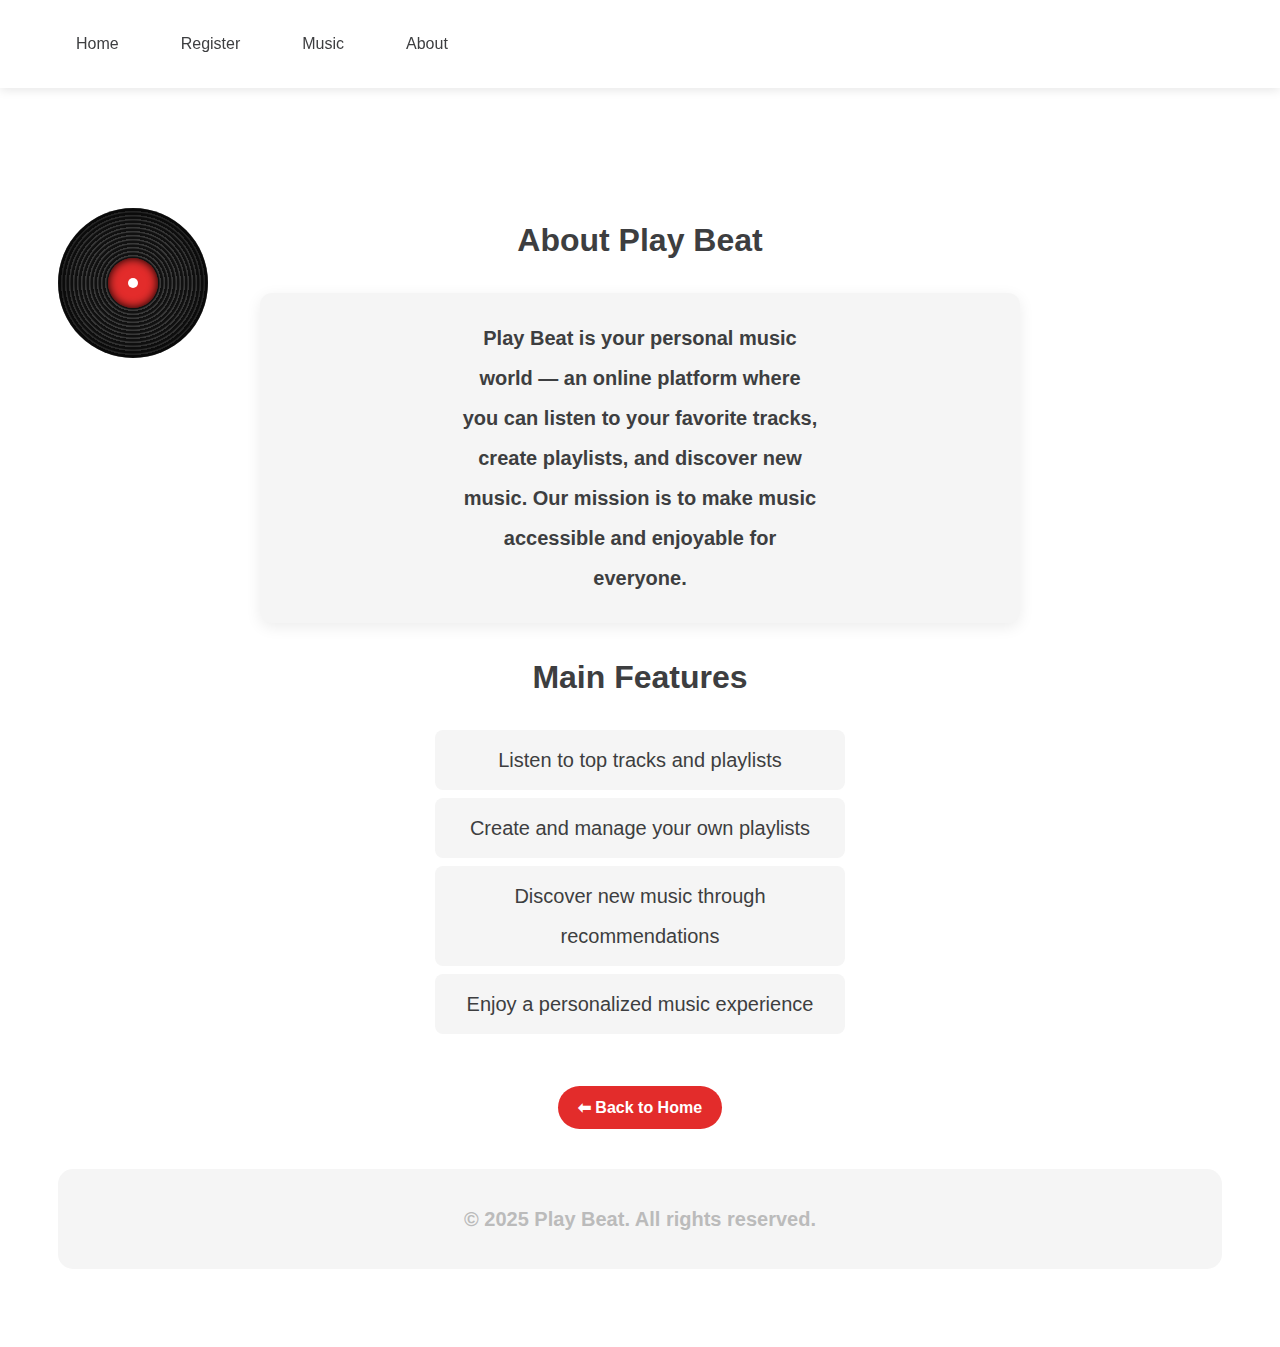
<file: about.html>
<!DOCTYPE html>
<html lang="en">
<head>
  <meta charset="UTF-8">
  <meta name="viewport" content="width=device-width, initial-scale=1.0">
  <title>About - Play Beat</title>
  <link rel="stylesheet" href="config.css">
  <link rel="stylesheet" href="styles.css">
</head>
<body>
  <header class="nav-header">
    <nav class="nav-links">
      <a href="index.html">Home</a>
      <a href="register.html">Register</a>
      <a href="#music">Music</a>
      <a href="#about">About</a>
    </nav>
  </header>

 
  <div class="vinyl" style="margin-top:150px; position: absolute;">
    <div class="label"></div>
    <div class="spindle"></div>
  </div>
  
  <main class="container">
    <h1>About Play Beat</h1>
    <section class="card">
      <p>
        Play Beat is your personal music world — an online platform where you can 
        listen to your favorite tracks, create playlists, and discover new music. 
        Our mission is to make music accessible and enjoyable for everyone.
      </p>
    </section>
  
    <h1>Main Features</h1>
    <ul style="list-style: none; padding: 0; font-size: 20px;">
      <li>Listen to top tracks and playlists</li>
      <li>Create and manage your own playlists</li>
      <li>Discover new music through recommendations</li>
      <li>Enjoy a personalized music experience</li>
    </ul>
    <br>
    <button onclick="window.location.href='index.html'">⬅ Back to Home</button>
  </main>

  <footer class="footer">
    <p>&copy; 2025 Play Beat. All rights reserved.</p>
  </footer>

  <script src="toggleTheme.js"></script>
</body>
</html>
</file>
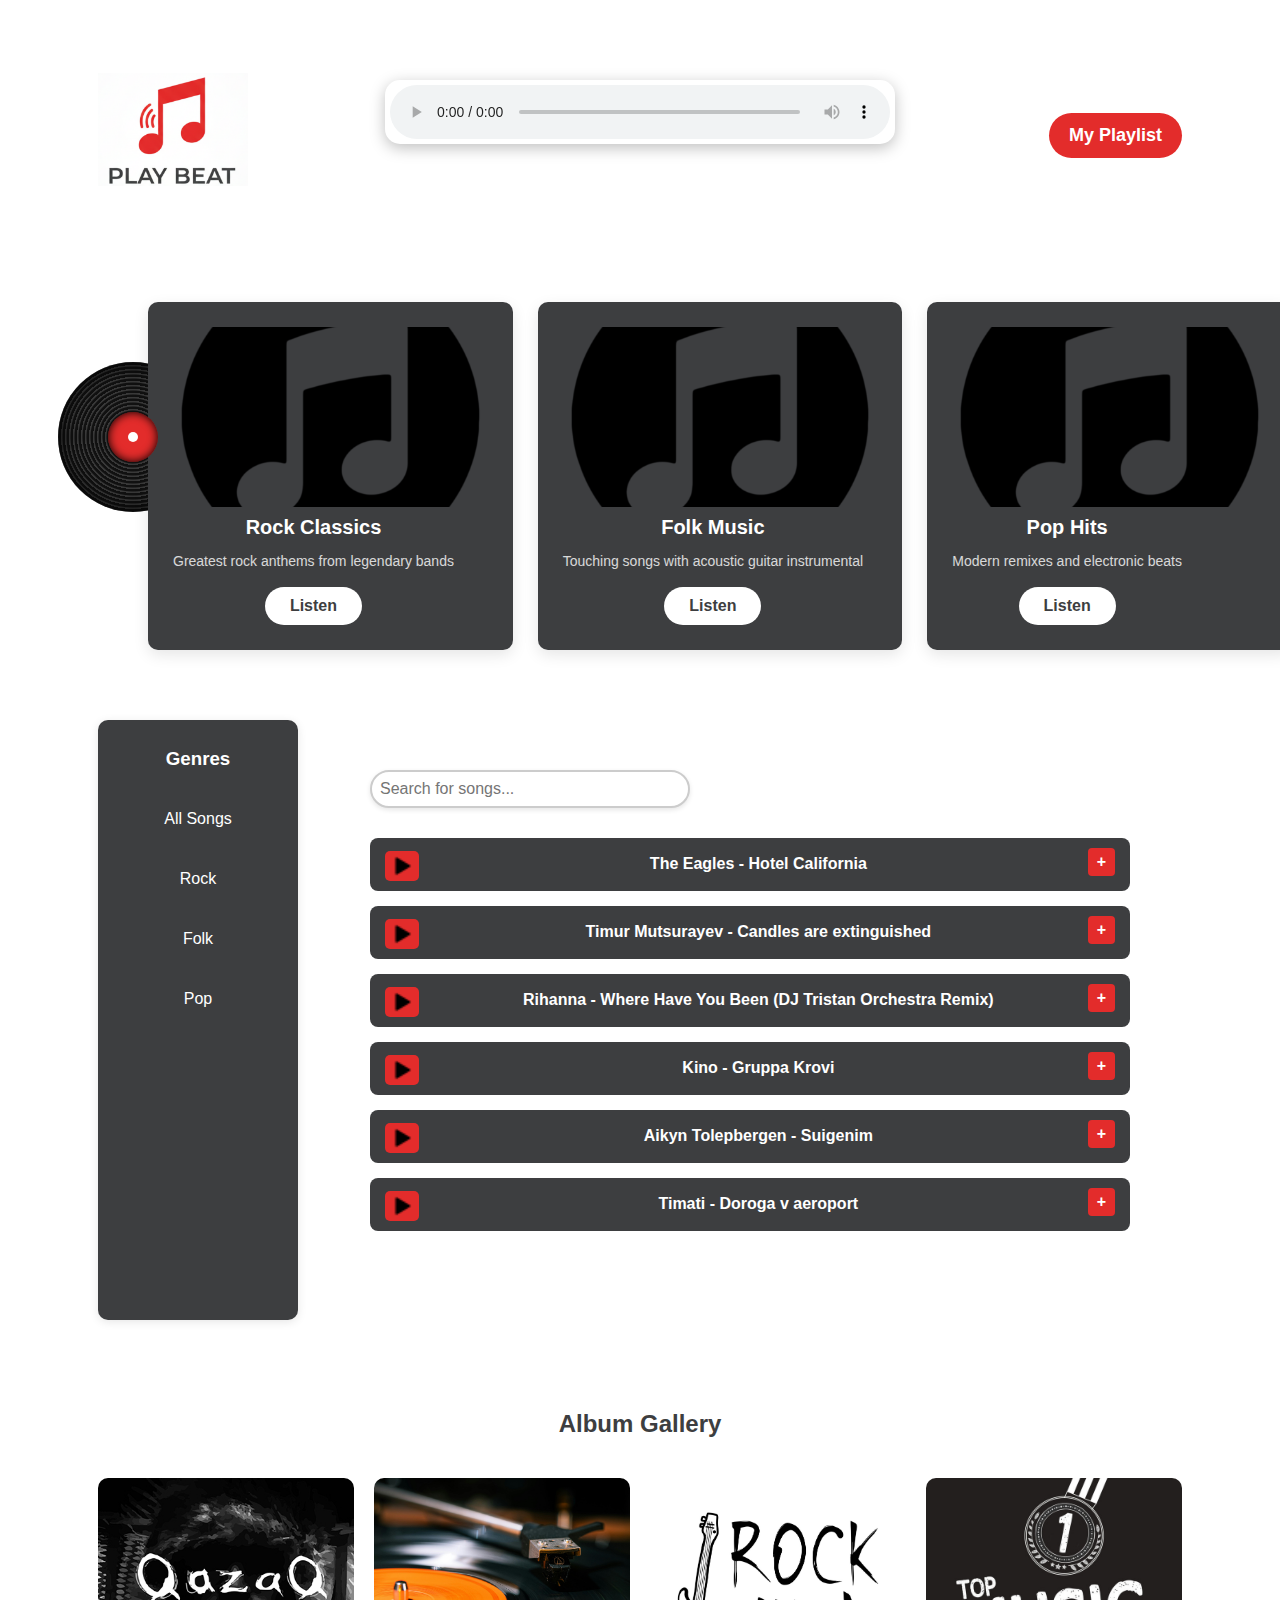
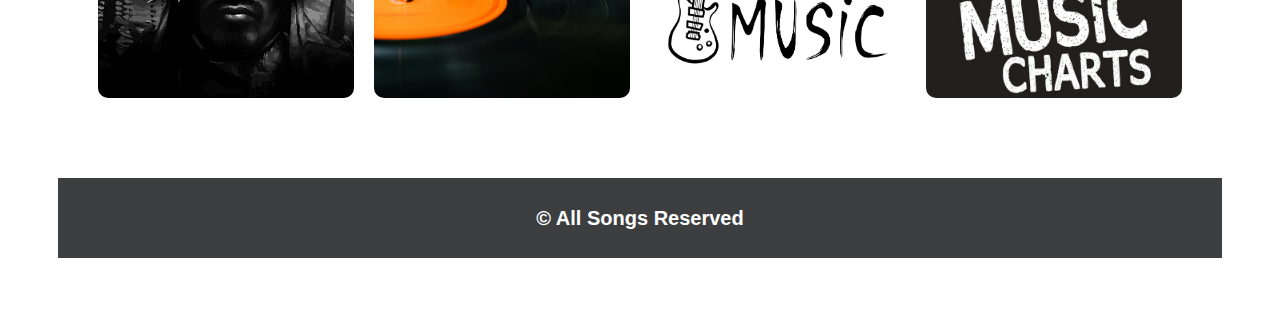
<file: listen.html>
<!DOCTYPE html> 
<html lang="en"> 
<head> 
  <meta charset="UTF-8"> 
  <title>Listen to Songs</title> 
  <link rel="stylesheet" href="styles.css"> 
  <link rel="stylesheet" href="songInfo.css"> 
</head> 
<body> 
  <header style="display: flex; justify-content: space-between; align-items: center; padding: 15px 40px;"> 
    <a href="index.html"> 
      <img class="logo" src="Logos/logoBmini.png" alt="logo" width="150"> 
    </a> 
    <nav style="display: flex; gap: 20px; align-items: center;"> 
      <button><a href="playlist.html" style="color: var(--bg-color); text-decoration: none; font-size: 18px;">My Playlist</a></button> 
      <button id="user-area"></button>
    </nav>
  </header>
  <script src="register.js"></script> 
  <script src="toggleTheme.js"></script> 

  <div class="vinyl" style="margin-top:150px;"> 
    <div class="label"></div> 
    <div class="spindle"></div> 
  </div> 

  <div style="display: flex; gap: 25px; padding:10px;justify-content: center; align-items: stretch; max-width: 1200px; margin: -220px auto 40px; left: 80px; position: relative; flex-wrap: wrap;"> 
    <div class="feature-card"> 
      <img src="Logos/music-logo-black.png" alt="Rock"> 
      <div style="padding: relative;"> 
        <h3 style="color: var(--bg-color); margin: 0 0 4px;">Rock Classics</h3> 
        <p style="color: var(--bg-color); opacity: 0.8; margin-bottom: 15px;">Greatest rock anthems from legendary bands</p> 
        <button style="padding: 10px 25px; background: var(--bg-color); color: var(--text-color); border: none; border-radius: 20px; cursor: pointer;">Listen</button> 
      </div> 
    </div> 
    <div class="feature-card"> 
      <img src="Logos/music-logo-black.png" alt="Folk"> 
      <div style="padding: relative;"> 
        <h3 style="color: var(--bg-color); margin: 0 0 4px;">Folk Music</h3> 
        <p style="color: var(--bg-color); opacity: 0.8; margin-bottom: 15px;">Touching songs with acoustic guitar instrumental</p> 
        <button style="padding: 10px 25px; background: var(--bg-color); color: var(--text-color); border: none; border-radius: 20px; cursor: pointer;">Listen</button> 
      </div> 
    </div> 
    <div class="feature-card"> 
      <img src="Logos/music-logo-black.png" alt="Pop"> 
      <div style="padding: relative;"> 
        <h3 style="color: var(--bg-color); margin: 0 0 4px;">Pop Hits</h3> 
        <p style="color: var(--bg-color); opacity: 0.8; margin-bottom: 15px;">Modern remixes and electronic beats</p> 
        <button style="padding: 10px 25px; background: var(--bg-color); color: var(--text-color); border: none; border-radius: 20px; cursor: pointer;">Listen</button> 
      </div> 
    </div> 
  </div> 

  <div style="display: grid; grid-template-columns: 200px 1fr; grid-template-areas: 'sidebar main'; gap: 20px; padding: 20px 40px; min-height: 600px;"> 
    <aside style="grid-area: sidebar; background: var(--text-color); padding: 20px; border-radius: 10px; box-shadow: 0 2px 10px rgba(0,0,0,0.1);"> 
      <h3 style="color: var(--bg-color); margin: 0 0 15px;">Genres</h3> 
      <div style="color: var(--bg-color); padding: 10px; margin-bottom: 8px; border-radius: 5px; cursor: pointer; transition: all 0.2s;" 
           onmouseover="this.style.background='var(--accent-color)'; this.style.color='var(--text-color)'" 
           onmouseout="this.style.background=''; this.style.color='var(--bg-color)'">All Songs</div> 
      <div style="color: var(--bg-color); padding: 10px; margin-bottom: 8px; border-radius: 5px; cursor: pointer; transition: all 0.2s;" 
           onmouseover="this.style.background='var(--accent-color)'; this.style.color='var(--text-color)'" 
           onmouseout="this.style.background=''; this.style.color='var(--bg-color)'">Rock</div> 
      <div style="color: var(--bg-color); padding: 10px; margin-bottom: 8px; border-radius: 5px; cursor: pointer; transition: all 0.2s;" 
           onmouseover="this.style.background='var(--accent-color)'; this.style.color='var(--text-color)'" 
           onmouseout="this.style.background=''; this.style.color='var(--bg-color)'">Folk</div> 
      <div style="color: var(--bg-color); padding: 10px; margin-bottom: 8px; border-radius: 5px; cursor: pointer; transition: all 0.2s;" 
           onmouseover="this.style.background='var(--accent-color)'; this.style.color='var(--text-color)'" 
           onmouseout="this.style.background=''; this.style.color='var(--bg-color)'">Pop</div> 
    </aside>  

    <main style="grid-area: main; margin-top: -100px"> 
      <div class="container" style="display: flex; flex-direction: column; align-items: flex-start; gap: 15px;"> 
        <input id="search" placeholder="Search for songs..." style="width: 300px; padding: 8px;"> 
        <div id="songList" style="width: 100%;"></div> 
      </div> 
      <audio id="player" controls style="width: 70%; margin-top: 20px;"></audio> 
    </main>

  </div> 

  <div style="padding: 40px;"> 
    <h2 style="color: var(--text-color); text-align: center; margin-bottom: 30px;">Album Gallery</h2> 
    <div style="display: grid; grid-template-columns: repeat(auto-fit, minmax(250px, 1fr)); gap: 20px;"> 
      <div class="gallery-item"> 
        <img src="Logos\qazaq.jpg" alt="Album-1"> 
        <div class="caption">Kazakh Hits</div> 
      </div> 
      <div class="gallery-item"> 
        <img src="Logos/hits-music.jpg" alt="Album-2"> 
        <div class="caption">Music Hits</div> 
      </div> 
      <div class="gallery-item"> 
        <img src="Logos\rock-music.jpg" alt="Album-3"> 
        <div class="caption">Rock Songs</div> 
      </div> 
      <div class="gallery-item"> 
        <img src="Logos\charts-music.jpg" alt="Album-4"> 
        <div class="caption">Top Charts</div> 
      </div> 
    </div> 
  </div> 

  <footer style="background: var(--text-color); color: var(--bg-color); text-align: center; padding: 20px; margin-top: 40px;"> 
    <p>&copy; All Songs Reserved</p> 
  </footer> 

  <div id="songInfoModal" class="song-info-modal"> 
    <div class="song-info-content"> 
      <div class="song-info-header"> 
        <h3 id="modalSongTitle"></h3> 
        <button class="close-btn" onclick="closeSongModal()">×</button> 
      </div> 
      <div class="song-info-body"> 
        <div class="info-item"> <strong>Artist:</strong> <span id="modalArtist"></span> </div> 
        <div class="info-item"> <strong>Year:</strong> <span id="modalYear"></span> </div> 
        <div class="info-item"> <strong>Genre:</strong> <span id="modalGenre"></span> </div> 
        <div class="song-description"> 
          <h4>About this track</h4> 
          <p id="modalInfo"></p> 
        </div> 
      </div> 
      <div class="song-info-actions"> 
        <button class="modal-btn play-modal-btn" id="modalPlayBtn">Play Now</button> 
        <button class="modal-btn add-modal-btn" id="modalAddBtn">Add to Playlist</button> 
      </div> 
    </div> 
  </div> 

  <script src="songlist.js"></script> 

  <style> 
    .feature-card { 
      flex: 1 1 300px; 
      background: var(--text-color); 
      border-radius: 10px; 
      overflow: hidden; 
      box-shadow: 0 5px 15px rgba(0,0,0,0.1); 
      transition: transform 0.3s ease; 
      display: flex; 
      flex-direction: column; 
    } 
    .feature-card:hover { 
      transform: translateY(-8px); 
      box-shadow: 0 10px 25px rgba(0,0,0,0.2); 
    } 
    .feature-card img { 
      width: 100%; 
      height: 180px; 
      object-fit: cover; 
    } 
    .gallery-item { 
      position: relative; 
      overflow: hidden; 
      border-radius: 10px; 
      cursor: pointer; 
      transition: transform 0.3s ease; 
    } 
    .gallery-item:hover { 
      transform: scale(1.05); 
    } 
    .gallery-item img { 
      width: 100%; 
      height: 220px; 
      object-fit: cover; 
      display: block; 
    } 
    .caption { 
      position: absolute; 
      bottom: 0; 
      left: 0; 
      right: 0; 
      background: var(--text-color); 
      color: var(--bg-color); 
      padding: 15px; 
      transform: translateY(100%); 
      transition: transform 0.3s ease; 
    } 
    .gallery-item:hover .caption { 
      transform: translateY(0); 
    } 
  </style> 
</body> 
</html>
</file>
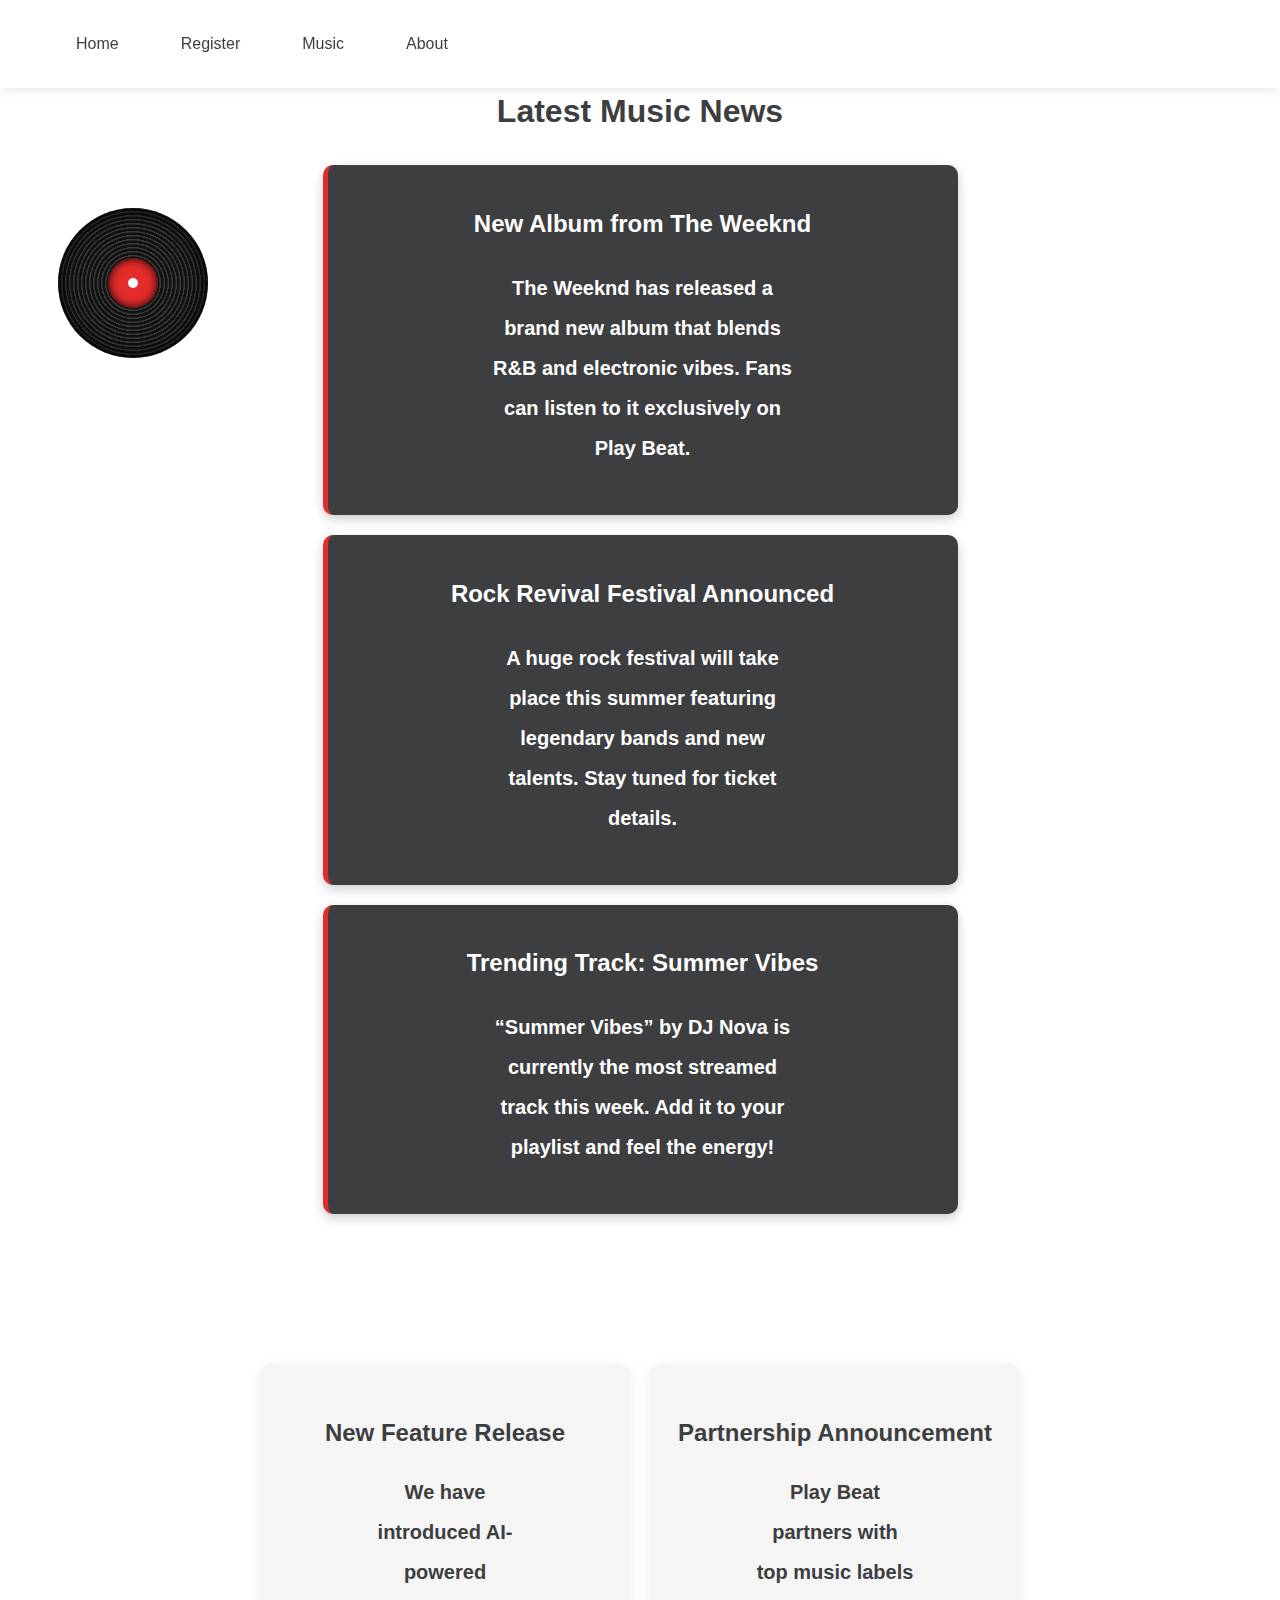
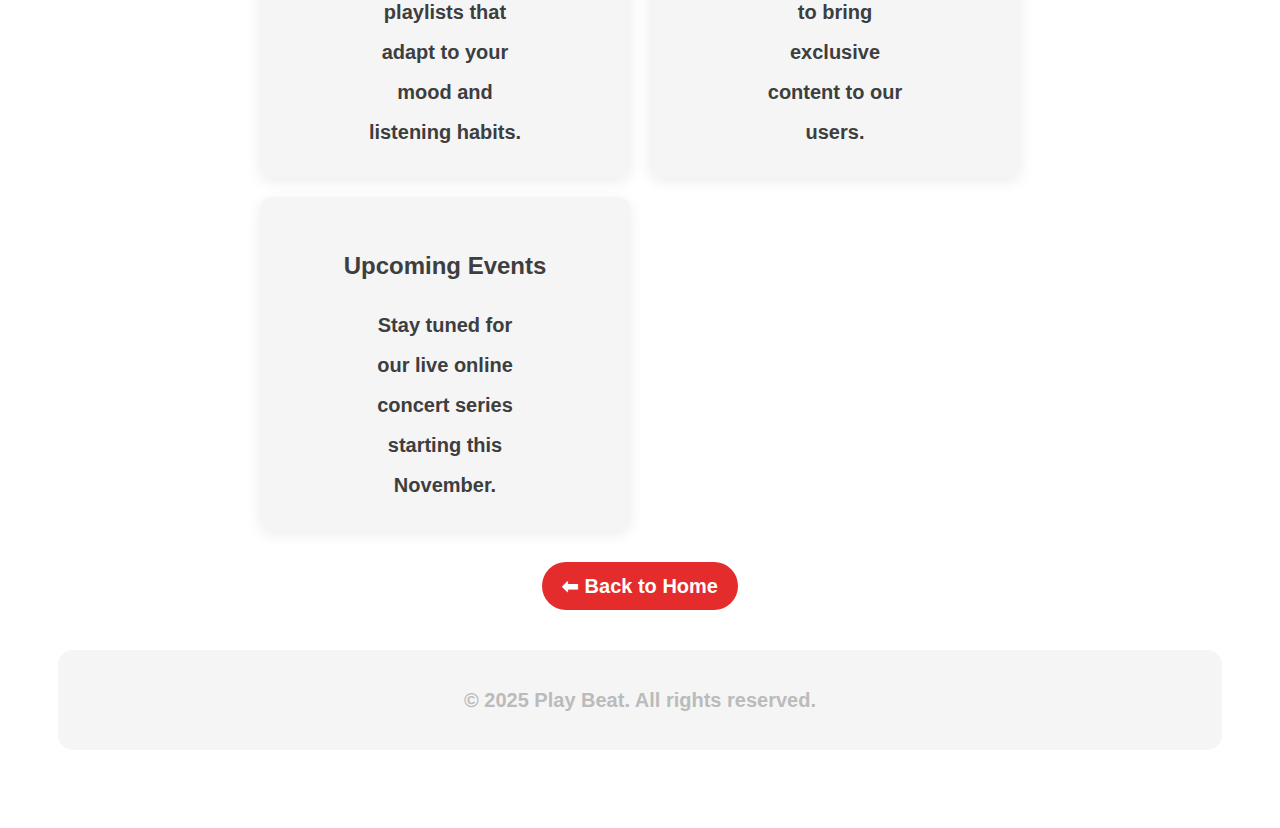
<file: news.html>
<!DOCTYPE html>
<html lang="en">
<head>
  <meta charset="UTF-8">
  <title>Music News - Play Beat</title>
  <link rel="stylesheet" href="config.css">
  <link rel="stylesheet" href="styles.css">
</head>
<body>
  <header class="nav-header">
    <nav class="nav-links">
      <a href="index.html">Home</a>
      <a href="register.html">Register</a>
      <a href="#music">Music</a>
      <a href="#about">About</a>
    </nav>
  </header>

  
  <div class="vinyl" style="margin-top:150px; position: absolute;">
        <div class="label"></div>
        <div class="spindle"></div>
  </div>
  <h1>Latest Music News</h1>

  <div class="news-item" style="margin:20px auto; max-width:600px; padding:15px; background:var(--text-color); color:var(--bg-color); border-radius:10px;">
    <h2>New Album from The Weeknd</h2>
    <p>The Weeknd has released a brand new album that blends R&B and electronic vibes. Fans can listen to it exclusively on Play Beat.</p><br>
  </div>

  <div class="news-item" style="margin:20px auto; max-width:600px; padding:15px; background:var(--text-color); color:var(--bg-color); border-radius:10px;">
    <h2>Rock Revival Festival Announced</h2>
    <p>A huge rock festival will take place this summer featuring legendary bands and new talents. Stay tuned for ticket details.</p><br>
  </div>

  <div class="news-item" style="margin:20px auto; max-width:600px; padding:15px; background:var(--text-color); color:var(--bg-color); border-radius:10px;">
    <h2>Trending Track: Summer Vibes</h2>
    <p>“Summer Vibes” by DJ Nova is currently the most streamed track this week. Add it to your playlist and feel the energy!</p><br>
  </div>
  <main class="container grid">
  <article class="card">
    <h2>New Feature Release</h2>
    <p>We have introduced AI-powered playlists that adapt to your mood and listening habits.</p>
  </article>

  <article class="card">
    <h2>Partnership Announcement</h2>
    <p>Play Beat partners with top music labels to bring exclusive content to our users.</p>
  </article>

  <article class="card">
    <h2>Upcoming Events</h2>
    <p>Stay tuned for our live online concert series starting this November.</p>
  </article>
</main>


  <br>
  <button style="font-size: 20px;" onclick="window.location.href='index.html'">⬅ Back to Home</button>
  <script src="toggleTheme.js"></script>
</body>
<footer class="footer">
  <p>&copy; 2025 Play Beat. All rights reserved.</p>
</footer>

</html>
</file>
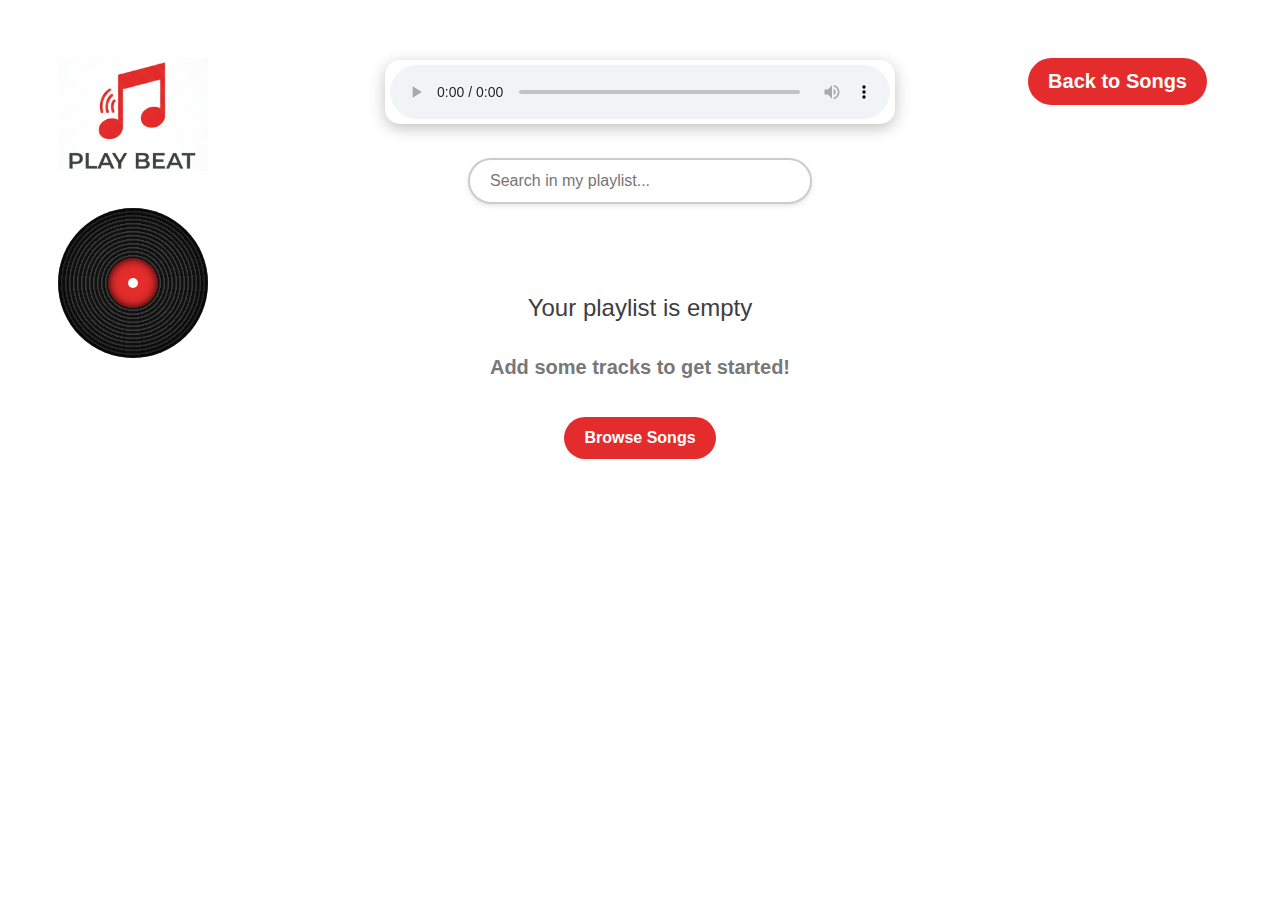
<file: playlist.html>
<!DOCTYPE html>
<html lang="en">
<head>
    <meta charset="UTF-8">
    <title>My Playlist</title>
    <link rel="stylesheet" href="styles.css">
    <link rel="stylesheet" href="songInfo.css">
</head>
<body>
  <!-- Original header kept -->
  <button style="float:right" id="user-area"></button>
  <a href="listen.html"><button style="font-size: 20px; float:right; margin-right: 15px;">Back to Songs</button></a>
  <a href="index.html" style="float: left"><button style="all: unset;"><img id="miniLogo" class="logo" src="Logos/logoWmini.png" alt="logo" width="150" height="auto"></button></a>
  
  <script src="register.js"></script>
  <script src="toggleTheme.js"></script>
  
  <div class="vinyl" style="margin-top:150px;">
    <div class="label"></div>
    <div class="spindle"></div>
  </div>
  
  <div class="container" style="margin-top: -200px;">
    <input id="search" placeholder="Search in my playlist...">
    <div id="playlistList"></div>
    <div id="emptyState" style="display: none;">
      <div style="text-align: center; margin: 80px 0;">
        <h3 style="color: var(--text-color); font-size: 24px; margin-bottom: 15px;">Your playlist is empty</h3>
        <p style="color: var(--text-color); opacity: 0.7; margin-bottom: 30px;">Add some tracks to get started!</p>
        <a href="listen.html"><button>Browse Songs</button></a>
      </div>
    </div>
    <button id="clearAll" style="margin-top: 30px; background-color: #ff4444; display: none;">Clear All</button>
  </div>
  
  <audio id="player" controls style="width: 70%;"></audio>
  
  <!-- Modal added (only new thing) -->
  <div id="songInfoModal" class="song-info-modal">
    <div class="song-info-content">
      <div class="song-info-header">
        <h3 id="modalSongTitle"></h3>
        <button class="close-btn" onclick="closeSongModal()">×</button>
      </div>
      <div class="song-info-body">
        <div class="info-item">
          <strong>Artist:</strong>
          <span id="modalArtist"></span>
        </div>
        <div class="info-item">
          <strong>Year:</strong>
          <span id="modalYear"></span>
        </div>
        <div class="info-item">
          <strong>Genre:</strong>
          <span id="modalGenre"></span>
        </div>
        <div class="song-description">
          <h4>About this track</h4>
          <p id="modalInfo"></p>
        </div>
      </div>
      <div class="song-info-actions">
        <button class="modal-btn play-modal-btn" id="modalPlayBtn">Play Now</button>
        <button class="modal-btn remove-modal-btn" id="modalRemoveBtn">Remove</button>
      </div>
    </div>
  </div>
  
  <script>
    let playlist = JSON.parse(localStorage.getItem('playlist')) || [];
    const playlistList = document.getElementById("playlistList");
    const searchInput = document.getElementById("search");
    const player = document.getElementById("player");
    const clearButton = document.getElementById("clearAll");
    const emptyState = document.getElementById("emptyState");
    const modal = document.getElementById("songInfoModal");
    let currentSongIndex = null;

    function displayPlaylist(filter = "") {
      playlistList.innerHTML = "";
      
      if (playlist.length === 0) {
        emptyState.style.display = "block";
        clearButton.style.display = "none";
        return;
      }

      emptyState.style.display = "none";
      clearButton.style.display = "inline-block";

      const filteredPlaylist = playlist.filter(song => 
        song.title.toLowerCase().includes(filter.toLowerCase())
      );

      if (filteredPlaylist.length === 0 && filter) {
        playlistList.innerHTML = `
          <div style="text-align: center; margin: 50px 0; color: var(--text-color);">
            <p>No songs found matching "${filter}"</p>
          </div>
        `;
        return;
      }

      filteredPlaylist.forEach((song, index) => {
        const originalIndex = playlist.indexOf(song);
        const div = document.createElement("div");
        div.className = "song";
        div.innerHTML = `
          <div class="song-left">
            <img src="play.png" onclick="playSong(${originalIndex})" />
            <span class="song-title" onclick="openSongInfo(${originalIndex})">${song.title}</span>
          </div>
          <button class="remove-btn" onclick="removeFromPlaylist(${originalIndex})" title="Remove from playlist">×</button>
        `;
        playlistList.appendChild(div);
      });
    }

    function playSong(index) {
      if (playlist[index]) {
        player.src = playlist[index].file;
        player.play().catch(e => console.log('Playback failed:', e));
      }
    }

    function removeFromPlaylist(index) {
      if (index >= 0 && index < playlist.length) {
        playlist.splice(index, 1);
        localStorage.setItem('playlist', JSON.stringify(playlist));
        displayPlaylist(searchInput.value);
        if (modal.classList.contains('show')) {
          closeSongModal();
        }
      }
    }

    function clearAllPlaylist() {
      if (confirm('Remove all songs from playlist?')) {
        playlist = [];
        localStorage.removeItem('playlist');
        displayPlaylist();
      }
    }

    // Modal functions (new)
    function openSongInfo(index) {
      currentSongIndex = index;
      const song = playlist[index];
      if (!song) return;
      
      document.getElementById('modalSongTitle').textContent = song.title;
      document.getElementById('modalArtist').textContent = song.artist;
      document.getElementById('modalYear').textContent = song.year;
      document.getElementById('modalGenre').textContent = song.genre;
      document.getElementById('modalInfo').textContent = song.info;
      
      modal.classList.add('show');
      document.body.style.overflow = 'hidden';
    }

    function closeSongModal() {
      modal.classList.remove('show');
      modal.classList.add('hide');
      document.body.style.overflow = 'auto';
      
      setTimeout(() => {
        modal.classList.remove('hide');
        currentSongIndex = null;
      }, 300);
    }

    document.getElementById('modalPlayBtn').addEventListener('click', () => {
      if (currentSongIndex !== null) {
        playSong(currentSongIndex);
        closeSongModal();
      }
    });

    document.getElementById('modalRemoveBtn').addEventListener('click', () => {
      if (currentSongIndex !== null) {
        removeFromPlaylist(currentSongIndex);
      }
    });

    modal.addEventListener('click', (e) => {
      if (e.target === modal) closeSongModal();
    });

    document.addEventListener('keydown', (e) => {
      if (e.key === 'Escape' && modal.classList.contains('show')) {
        closeSongModal();
      }
    });

    // Original event listeners
    searchInput.addEventListener("input", () => {
      displayPlaylist(searchInput.value);
    });

    clearButton.addEventListener("click", clearAllPlaylist);

    displayPlaylist();
  </script>

  <style>
    .remove-btn {
      padding: 8px 12px;
      border: none;
      background-color: #ff4444;
      color: white;
      border-radius: 4px;
      cursor: pointer;
      font-size: 18px;
      font-weight: bold;
      transition: all 0.2s ease;
      line-height: 1;
    }
    
    .remove-btn:hover {
      background-color: #cc3333;
      transform: scale(1.1);
    }

    #clearAll:hover {
      background-color: #cc3333;
    }

    .song {
      transition: transform 0.2s ease, box-shadow 0.2s ease;
    }

    .song:hover {
      transform: translateY(-2px);
      box-shadow: 0 4px 12px rgba(0,0,0,0.15);
    }

    #emptyState h3 {
      font-weight: normal;
    }

    .remove-modal-btn {
      background: #ff4444;
      color: white;
    }

    .remove-modal-btn:hover {
      background: #cc3333;
      transform: translateY(-2px);
      box-shadow: 0 5px 15px rgba(0, 0, 0, 0.2);
    }
  </style>
</body>
</html>
</file>
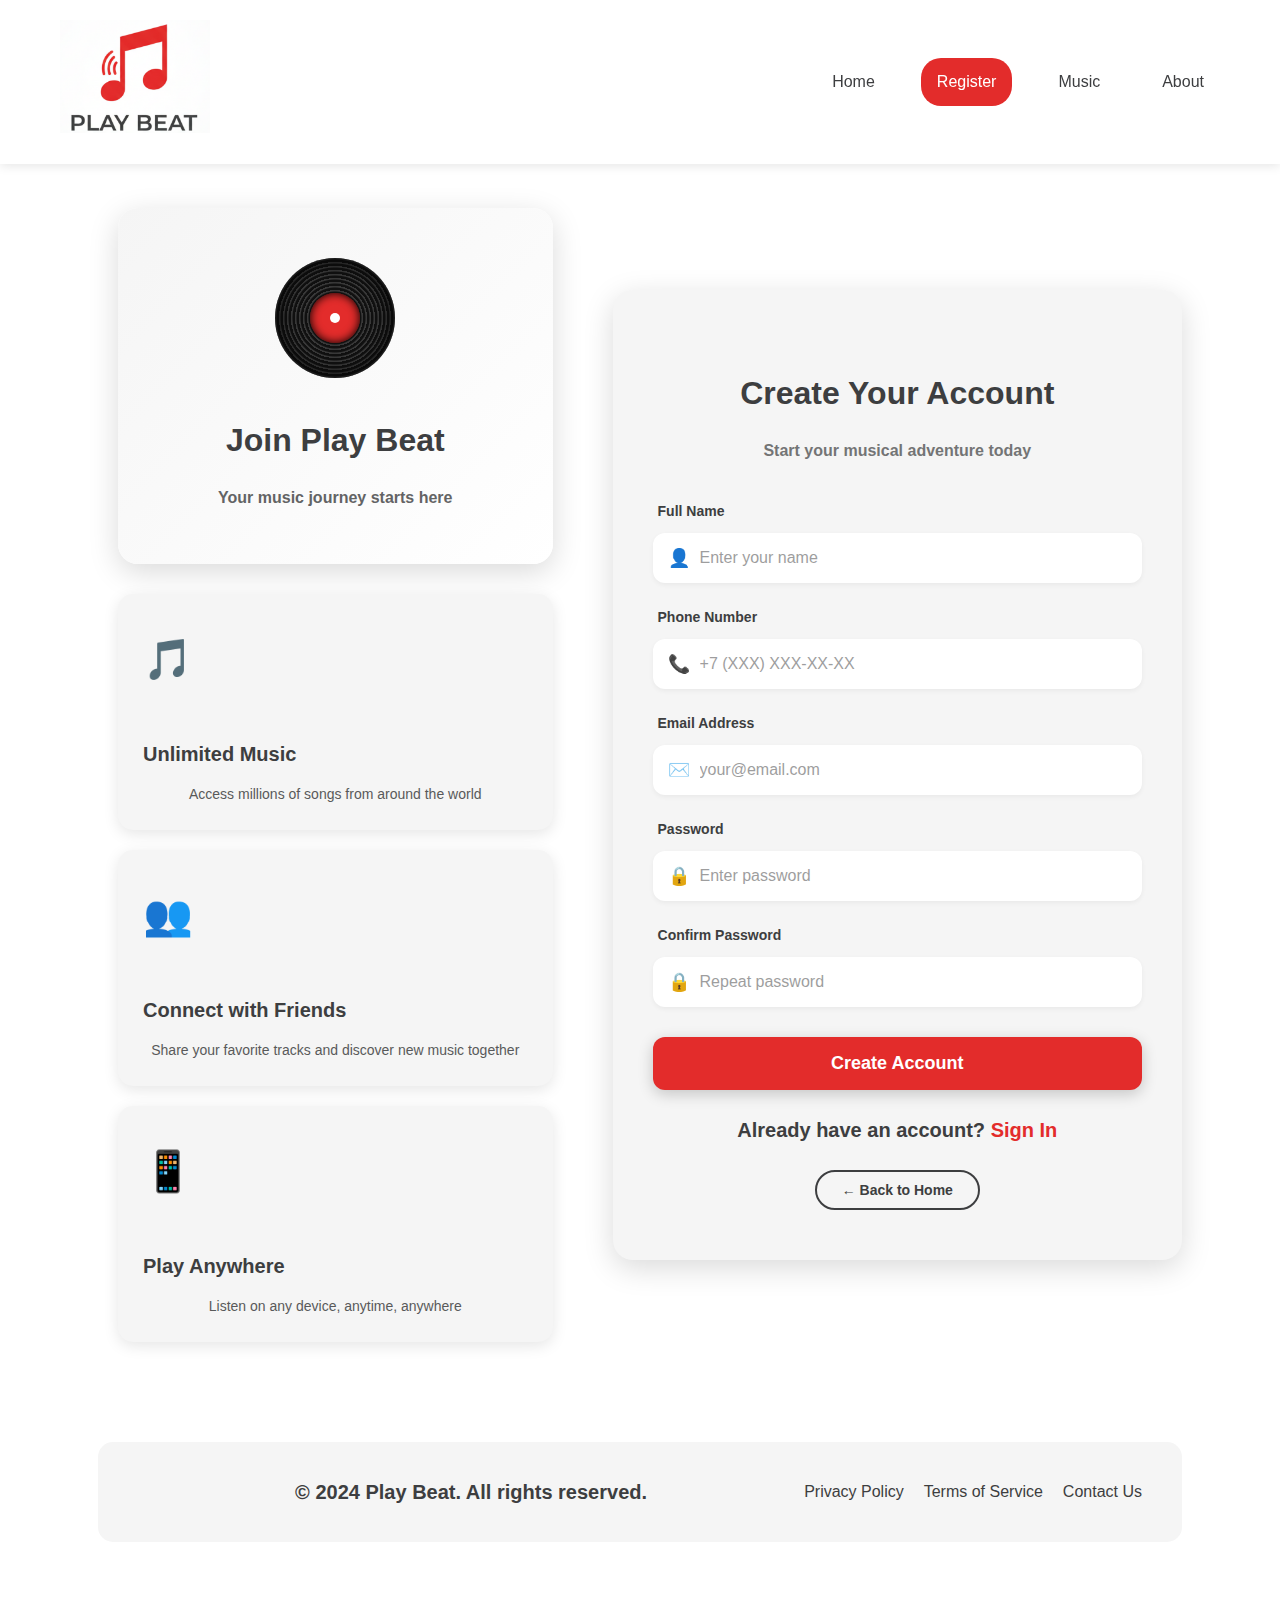
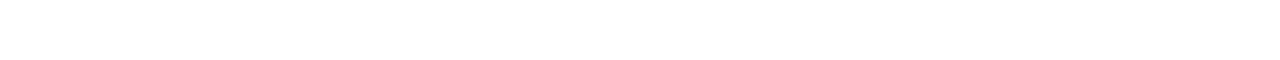
<file: register.html>
<!DOCTYPE html>
<html lang="en">
<head>
  <meta charset="UTF-8">
  <meta name="viewport" content="width=device-width, initial-scale=1.0">
  <title>Register - Play Beat</title>
  <link rel="stylesheet" href="styles.css">
</head>
<body>
 
  <header class="nav-header">
    <div class="logo-container">
      <a href="index.html">
        <img class="logo" src="Logos/logoWmini.png" alt="Play Beat Logo" width="150" height="auto">
      </a>
    </div>
    <nav class="nav-links">
      <a href="index.html">Home</a>
      <a href="register.html" class="active">Register</a>
      <a href="#music">Music</a>
      <a href="#about">About</a>
    </nav>
  </header>

  
  <div class="register-grid">
   
    <aside class="info-section">
      <div class="vinyl-hero">
        <div class="vinyl-decoration">
          <div class="label"></div>
          <div class="spindle"></div>
        </div>
        <h2>Join Play Beat</h2>
        <p>Your music journey starts here</p>
      </div>

      
      <div class="feature-cards">
        <div class="feature-card">
          <div class="feature-icon">🎵</div>
          <h3>Unlimited Music</h3>
          <p>Access millions of songs from around the world</p>
        </div>

        <div class="feature-card">
          <div class="feature-icon">👥</div>
          <h3>Connect with Friends</h3>
          <p>Share your favorite tracks and discover new music together</p>
        </div>

        <div class="feature-card">
          <div class="feature-icon">📱</div>
          <h3>Play Anywhere</h3>
          <p>Listen on any device, anytime, anywhere</p>
        </div>
      </div>
    </aside>

 
    <main class="form-section">
      <div class="form-container">
        <h1 class="form-title">Create Your Account</h1>
        <p class="form-subtitle">Start your musical adventure today</p>

        <form id="register-form" class="register-form">
          <div class="form-group">
            <label for="username">Full Name</label>
            <div class="input-wrapper">
              <span class="input-icon">👤</span>
              <input type="text" id="username" placeholder="Enter your name" required>
            </div>
          </div>

          <div class="form-group">
            <label for="phone">Phone Number</label>
            <div class="input-wrapper">
              <span class="input-icon">📞</span>
              <input type="tel" id="phone" placeholder="+7 (XXX) XXX-XX-XX" required>
            </div>
          </div>

          <div class="form-group">
            <label for="email">Email Address</label>
            <div class="input-wrapper">
              <span class="input-icon">✉️</span>
              <input type="email" id="email" placeholder="your@email.com" required>
            </div>
          </div>

          <div class="form-group">
            <label for="password">Password</label>
            <div class="input-wrapper">
              <span class="input-icon">🔒</span>
              <input type="password" id="password" placeholder="Enter password" required>
            </div>
          </div>

          <div class="form-group">
            <label for="confirm-password">Confirm Password</label>
            <div class="input-wrapper">
              <span class="input-icon">🔒</span>
              <input type="password" id="confirm-password" placeholder="Repeat password" required>
            </div>
          </div>

          <button type="submit" class="submit-btn">Create Account</button>
        </form>

        <div class="form-footer">
          <p>Already have an account? <a href="index.html">Sign In</a></p>
        </div>

        <div class="back-home">
          <a href="index.html">
            <button class="back-btn">← Back to Home</button>
          </a>
        </div>
      </div>
    </main>

    
    <footer class="footer">
      <p>&copy; 2024 Play Beat. All rights reserved.</p>
      <div class="footer-links">
        <a href="#privacy">Privacy Policy</a>
        <a href="#terms">Terms of Service</a>
        <a href="#contact">Contact Us</a>
      </div>
    </footer>
  </div>

  <script src="toggleTheme.js"></script>
  <script src="register.js"></script>
</body>
</html>
</file>
<file: config.css>
:root {
    --bg-color: #ffffff;
    --text-color: #3D3E40;
    --accent-color: #E32C2B;
    --bg1-color: #f5f5f5;
}

body {
    background-color: var(--bg-color);
    color: var(--text-color);
    font-family: sans-serif;
    text-align: center;
    line-height: 2;
    padding: 50px;
    transition: background 0.3s, color 0.3s;
}

p{
  font-weight: bold;
  font-size: 20px;
  max-width: 50%;
  text-align: center;
  margin: 0 auto;
}

li {
  background: var(--bg1-color);
  margin: 8px auto;
  padding: 10px 15px;
  border-radius: 8px;
  max-width: 50%;
  transition: background 0.3s;
}

.header {
  display: flex;
  justify-content: space-between; /* распределить элементы по краям */
  align-items: center;            /* выровнять по вертикали */
}

button {
    background-color: var(--accent-color);
    color: #30302f;
    font-weight: bold;
    border: none;
    padding: 12px 20px;
    font-size: 16px;
    border-radius: 100px;
    cursor: pointer;
    transition: background 0.3s;
}

button:hover {
    opacity: 0.85;
}

.vinyl {
      width: 150px;
      height: 150px;
      border-radius: 50%;
      background: repeating-radial-gradient(circle, #111 0 2px, #393939 3px 4px);
      position: relative;
      box-shadow: inset 0 0 20px #000;
      animation: spin 5s linear infinite;
}

.label {
      width: 50px;
      height: 50px;
      background: var(--accent-color);
      border-radius: 50%;
      position: absolute;
      top: 50%;
      left: 50%;
      box-shadow: inset 0 0 10px #000;
      transform: translate(-50%, -50%);
      z-index: 1;
}

.spindle {
      width: 10px;
      height: 10px;
      background: var(--bg-color);
      border-radius: 50%;
      position: absolute;
      top: 50%;
      left: 50%;
      transform: translate(-50%, -50%);
      z-index: 2;
}
@keyframes spin {
      from { transform: rotate(0deg); }
      to { transform: rotate(360deg); }
}

input {
  width: 300px;
  padding: 12px 20px;
  font-size: 16px;
  border: 2px solid #ccc;
  border-radius: 25px;
  outline: none;
  transition: all 0.3s ease;
  box-shadow: 0 2px 5px rgba(0,0,0,0.1);
}

.news-item {
  max-width: 600px;
  margin: 20px auto;
  padding: 20px 25px;
  background: rgba(255, 255, 255, 0.05);
  border-left: 5px solid var(--accent-color);
  border-radius: 12px;
  transition: transform 0.3s, background 0.3s;
  box-shadow: 0 4px 12px rgba(0,0,0,0.2);
}

#player {
    position: fixed;
    top: 60px;
    padding: 5px;
    left: 50%;
    transform: translateX(-50%);
    width: 100%;
    max-width: 500px;
    background: var(--bg-color);
    border-radius: 15px;
    box-shadow: 0 4px 15px rgba(0,0,0,0.25);
    display: flex;
    justify-content: center;
    align-items: center;
  }

.song {
  display: flex;
  align-items: flex-start;
  justify-content: space-between;
  background: var(--text-color);
  padding: 10px 15px;
  margin: 15px 0;
  border-radius: 8px;
  word-break: break-word;       
  overflow-wrap: break-word;    
}

.song-left {
  display: flex;
  align-items: flex-start;
  gap: 10px;
  flex: 1;
  min-width: 0;             
}

.song-left img {
  padding: 3px 5px;
  background-color: var(--accent-color);
  border-radius: 5px;
  width: 24px;
  height: 24px;
  cursor: pointer;
  margin-top: 3px;
}

.song-title {
  font-weight: bold;
  color: var(--bg-color);
  flex: 1;
}

.add {
  padding: 5px 9px;
  border: none;
  background-color: var(--accent-color);
  color: var(--bg-color);
  border-radius: 4px;
  cursor: pointer; 
}

.container {
  max-width: 800px; 
  margin: 150px auto 0 auto;
  padding: 0 20px; 
  box-sizing: border-box;
}

img.logo {
      transition: opacity 0.3s;
    }

.dark-theme {
    --bg-color: #30302f;
    --text-color: #eaeaea;
    --accent-color: #7fd367;
    --bg1-color: #424241;
}

/* === FLEXBOX Header === */
.header {
  display: flex;
  justify-content: space-between;
  align-items: center;
  padding: 15px 20px;
  background: var(--accent-color);
  color: var(--bg1-color);
  height: 60px;
}

.logo {
  height: 100px; width: 120px;
  position: absolute;
  margin-left: 1265px;

}

.nav a {
  margin-left: 20px;
  text-decoration: none;
  color: #fff;
  font-weight: 500;
  transition: 0.3s;
}

.nav a:hover {
  color: var(--bg-color);
}
.nav .active {
  color: var(--bg-color);
}
.container {
  max-width: 1000px;
  margin: 40px auto;
  padding: 0 20px;
}

.grid {
  display: grid;
  grid-template-columns: repeat(auto-fit, minmax(280px, 1fr));
  gap: 20px;
}

.card {
  background: var(--bg1-color);
  padding: 25px;
  border-radius: 12px;
  box-shadow: 0 4px 15px rgba(0, 0, 0, 0.08);
  transition: transform 0.2s;
}

.card:hover {
  transform: translateY(-5px);
}

.card h2 {
  margin-bottom: 15px;
  color: var(--text-color);
}

.footer {
  text-align: center;
  padding: 20px;
  background: #222;
  color: #bbb;
  margin-top: 50px;
}
</file>
<file: styles.css>
:root {
    --bg-color: 
#ffffff;
    --text-color: 
#3D3E40;
    --accent-color: 
#E32C2B;
    --bg1-color: 
#f5f5f5;
}
body {
    background-color: var(--bg-color);
    color: var(--text-color);
    font-family: sans-serif;
    text-align: center;
    line-height: 2;
    padding: 50px;
    transition: background 0.3s, color 0.3s;
}
p{
  font-weight: bold;
  font-size: 20px;
  max-width: 50%;
  text-align: center;
  margin: 0 auto;
}
li {
  background: var(--bg1-color);
  margin: 8px auto;
  padding: 10px 15px;
  border-radius: 8px;
  max-width: 50%;
  transition: background 0.3s;
}
button {
    background-color: var(--accent-color);
    color: var(--bg-color);
    font-weight: bold;
    border: none;
    padding: 12px 20px;
    font-size: 16px;
    border-radius: 100px;
    cursor: pointer;
    transition: background 0.3s;
}
button:hover {
    opacity: 0.85;
}
.vinyl {
      width: 150px;
      height: 150px;
      border-radius: 50%;
      background: repeating-radial-gradient(circle, #111 0 2px, 
#393939 3px 4px);
      position: relative;
      box-shadow: inset 0 0 20px #000;
      animation: spin 5s linear infinite;
}
.label {
      width: 50px;
      height: 50px;
      background: var(--accent-color);
      border-radius: 50%;
      position: absolute;
      top: 50%;
      left: 50%;
      box-shadow: inset 0 0 10px #000;
      transform: translate(-50%, -50%);
      z-index: 1;
}
.spindle {
      width: 10px;
      height: 10px;
      background: var(--bg-color);
      border-radius: 50%;
      position: absolute;
      top: 50%;
      left: 50%;
      transform: translate(-50%, -50%);
      z-index: 2;
}
@keyframes spin {
      from { transform: rotate(0deg); }
      to { transform: rotate(360deg); }
}
input {
  width: 300px;
  padding: 12px 20px;
  font-size: 16px;
  border: 2px solid #ccc;
  border-radius: 25px;
  outline: none;
  transition: all 0.3s ease;
  box-shadow: 0 2px 5px rgba(0,0,0,0.1);
}
.news-item {
  max-width: 600px;
  margin: 20px auto;
  padding: 20px 25px;
  background: rgba(255, 255, 255, 0.05);
  border-left: 5px solid var(--accent-color);
  border-radius: 12px;
  transition: transform 0.3s, background 0.3s;
  box-shadow: 0 4px 12px rgba(0,0,0,0.2);
}
#player {
    position: fixed;
    top: 60px;
    padding: 5px;
    left: 50%;
    transform: translateX(-50%);
    width: 100%;
    max-width: 500px;
    background: var(--bg-color);
    border-radius: 15px;
    box-shadow: 0 4px 15px rgba(0,0,0,0.25);
    display: flex;
    justify-content: center;
    align-items: center;
  }
.song {
  display: flex;
  align-items: flex-start;
  justify-content: space-between;
  background: var(--text-color);
  padding: 10px 15px;
  margin: 15px 0;
  border-radius: 8px;
  word-break: break-word;       
  overflow-wrap: break-word;    
}
.song-left {
  display: flex;
  align-items: flex-start;
  gap: 10px;
  flex: 1;
  min-width: 0;             
}
.song-left img {
  padding: 3px 5px;
  background-color: var(--accent-color);
  border-radius: 5px;
  width: 24px;
  height: 24px;
  cursor: pointer;
  margin-top: 3px;
}
.song-title {
  font-weight: bold;
  color: var(--bg-color);
  flex: 1;
}
.add {
  padding: 5px 9px;
  border: none;
  background-color: var(--accent-color);
  color: var(--bg-color);
  border-radius: 4px;
  cursor: pointer;
}
.container {
  max-width: 800px; 
  margin: 150px auto 0 auto;
  padding: 0 20px; 
  box-sizing: border-box;
}
img.logo {
      transition: opacity 0.3s;
    }
.dark-theme {
    --bg-color: 
#30302f;
    --text-color: 
#eaeaea;
    --accent-color: 
#7fd367;
    --bg1-color: 
#424241;
}

.nav-header {
  display: flex;
  justify-content: space-between;
  align-items: center;
  padding: 20px 60px;
  background: var(--bg-color);
  box-shadow: 0 2px 10px rgba(0, 0, 0, 0.1);
  position: fixed;
  top: 0;
  left: 0;
  right: 0;
  z-index: 1000;
  transition: background 0.3s;
}

.logo-container {
  flex-shrink: 0;
}

.logo-container .logo {
  transition: opacity 0.3s, transform 0.3s;
}

.logo-container .logo:hover {
  opacity: 0.8;
  transform: scale(1.05);
}

.nav-links {
  display: flex;
  gap: 30px;
  align-items: center;
}

.nav-links a {
  color: var(--text-color);
  text-decoration: none;
  font-weight: 500;
  font-size: 16px;
  padding: 8px 16px;
  border-radius: 20px;
  transition: all 0.3s;
}

.nav-links a:hover {
  background: var(--accent-color);
  color: var(--bg-color);
  transform: translateY(-2px);
}

.nav-links a.active {
  background: var(--accent-color);
  color: var(--bg-color);
}


.page-grid {
  display: grid;
  grid-template-columns: 250px 1fr;
  grid-template-rows: auto 1fr auto;
  grid-template-areas:
    "sidebar main"
    "sidebar main"
    "footer footer";
  min-height: 100vh;
  margin-top: 90px;
  gap: 30px;
  padding: 0 40px;
  max-width: 1400px;
  margin-left: auto;
  margin-right: auto;
}

.sidebar {
  grid-area: sidebar;
  background: var(--bg1-color);
  padding: 30px 20px;
  border-radius: 15px;
  box-shadow: 0 4px 15px rgba(0, 0, 0, 0.1);
  height: fit-content;
  position: sticky;
  top: 120px;
}

.main-content {
  grid-area: main;
  padding: 20px;
}

.footer {
  grid-area: footer;
  display: flex;
  justify-content: space-between;
  align-items: center;
  padding: 30px 40px;
  background: var(--bg1-color);
  border-radius: 15px;
  margin-top: 40px;
  margin-bottom: 20px;
}

.footer-links {
  display: flex;
  gap: 20px;
}

.footer-links a {
  color: var(--text-color);
  text-decoration: none;
  transition: color 0.3s;
}

.footer-links a:hover {
  color: var(--accent-color);
}


.vinyl-decoration {
  width: 120px;
  height: 120px;
  border-radius: 50%;
  background: repeating-radial-gradient(circle, #111 0 2px, #393939 3px 4px);
  position: relative;
  box-shadow: inset 0 0 20px #000;
  animation: spin 5s linear infinite;
  margin: 0 auto 30px;
}

.quick-stats {
  text-align: center;
}

.quick-stats h3 {
  margin-bottom: 20px;
  color: var(--text-color);
  font-size: 18px;
}

.stat-item {
  display: flex;
  flex-direction: column;
  padding: 15px;
  margin: 10px 0;
  background: var(--bg-color);
  border-radius: 10px;
  transition: transform 0.3s, box-shadow 0.3s;
}

.stat-item:hover {
  transform: translateY(-3px);
  box-shadow: 0 5px 15px rgba(0, 0, 0, 0.2);
}

.stat-number {
  font-size: 28px;
  font-weight: bold;
  color: var(--accent-color);
}

.stat-label {
  font-size: 14px;
  color: var(--text-color);
  margin-top: 5px;
}


.page-title {
  font-size: 36px;
  margin-bottom: 30px;
  color: var(--text-color);
  text-align: left;
}

.profile-card {
  background: var(--bg1-color);
  border-radius: 20px;
  padding: 40px;
  margin-bottom: 40px;
  box-shadow: 0 4px 20px rgba(0, 0, 0, 0.1);
}

.profile-info-content {
  display: flex;
  gap: 40px;
  align-items: flex-start;
}

.avatar-section {
  display: flex;
  flex-direction: column;
  align-items: center;
  gap: 15px;
}

#avatar {
  width: 150px;
  height: 150px;
  border-radius: 50%;
  object-fit: cover;
  border: 4px solid var(--accent-color);
  box-shadow: 0 4px 15px rgba(0, 0, 0, 0.2);
}

.edit-avatar-btn {
  background: var(--accent-color);
  color: var(--bg-color);
  border: none;
  padding: 8px 20px;
  border-radius: 20px;
  font-size: 14px;
  cursor: pointer;
  transition: all 0.3s;
}

.edit-avatar-btn:hover {
  transform: translateY(-2px);
  box-shadow: 0 4px 10px rgba(0, 0, 0, 0.2);
}

.user-details {
  flex: 1;
  display: flex;
  flex-direction: column;
  gap: 20px;
}

.detail-item {
  display: flex;
  padding: 15px 20px;
  background: var(--bg-color);
  border-radius: 12px;
  border-left: 4px solid var(--accent-color);
  transition: transform 0.3s;
}

.detail-item:hover {
  transform: translateX(5px);
}

.detail-label {
  font-weight: bold;
  min-width: 100px;
  color: var(--text-color);
}

.detail-value {
  color: var(--text-color);
}


.action-cards-container {
  display: flex;
  gap: 25px;
  margin-bottom: 40px;
  flex-wrap: wrap;
}

.action-card {
  flex: 1;
  min-width: 250px;
  background: var(--bg1-color);
  border-radius: 15px;
  padding: 30px;
  text-align: center;
  cursor: pointer;
  transition: all 0.3s ease;
  box-shadow: 0 4px 15px rgba(0, 0, 0, 0.1);
  display: flex;
  flex-direction: column;
  align-items: center;
  justify-content: space-between;
  min-height: 250px;
}

.action-card:hover {
  transform: translateY(-8px);
  box-shadow: 0 8px 25px rgba(0, 0, 0, 0.2);
  background: linear-gradient(135deg, var(--bg1-color) 0%, var(--bg-color) 100%);
}

.card-icon {
  font-size: 48px;
  margin-bottom: 15px;
}

.action-card h3 {
  font-size: 22px;
  margin: 10px 0;
  color: var(--text-color);
}

.action-card p {
  font-size: 14px;
  color: var(--text-color);
  opacity: 0.8;
  margin: 10px 0 20px;
  max-width: 100%;
  font-weight: normal;
  line-height: 1.5;
}

.card-button {
  background: var(--accent-color);
  color: var(--bg-color);
  border: none;
  padding: 10px 25px;
  border-radius: 25px;
  font-weight: bold;
  cursor: pointer;
  transition: all 0.3s;
  margin-top: auto;
}

.card-button:hover {
  opacity: 1;
  transform: scale(1.05);
}

.logout-btn {
  background: #e74c3c;
}

.recent-activity {
  background: var(--bg1-color);
  border-radius: 15px;
  padding: 30px;
  box-shadow: 0 4px 15px rgba(0, 0, 0, 0.1);
}

.recent-activity h2 {
  margin-bottom: 20px;
  font-size: 24px;
  text-align: left;
}

.activity-grid {
  display: grid;
  gap: 15px;
}

.activity-item {
  display: flex;
  align-items: center;
  gap: 15px;
  padding: 15px 20px;
  background: var(--bg-color);
  border-radius: 10px;
  transition: all 0.3s;
}

.activity-item:hover {
  transform: translateX(5px);
  box-shadow: 0 3px 10px rgba(0, 0, 0, 0.15);
}

.activity-icon {
  font-size: 24px;
  flex-shrink: 0;
}

.activity-text {
  flex: 1;
  text-align: left;
  font-size: 14px;
}

.activity-time {
  font-size: 12px;
  opacity: 0.6;
  flex-shrink: 0;
}


.register-grid {
  display: grid;
  grid-template-columns: 1fr 1.2fr;
  grid-template-rows: auto 1fr auto;
  grid-template-areas:
    "info form"
    "info form"
    "footer footer";
  min-height: 100vh;
  margin-top: 90px;
  gap: 40px;
  padding: 40px;
  max-width: 1600px;
  margin-left: auto;
  margin-right: auto;
}

.info-section {
  grid-area: info;
  display: flex;
  flex-direction: column;
  gap: 30px;
  padding: 20px;
}

.form-section {
  grid-area: form;
  display: flex;
  align-items: center;
  justify-content: center;
}


.vinyl-hero {
  background: linear-gradient(135deg, var(--bg1-color) 0%, var(--bg-color) 100%);
  padding: 50px 30px;
  border-radius: 20px;
  text-align: center;
  box-shadow: 0 8px 30px rgba(0, 0, 0, 0.15);
}

.vinyl-hero h2 {
  font-size: 32px;
  margin-bottom: 10px;
  color: var(--text-color);
}

.vinyl-hero p {
  font-size: 16px;
  opacity: 0.8;
  color: var(--text-color);
  max-width: 100%;
}


.feature-cards {
  display: flex;
  flex-direction: column;
  gap: 20px;
}

.feature-card {
  background: var(--bg1-color);
  padding: 25px;
  border-radius: 15px;
  box-shadow: 0 4px 15px rgba(0, 0, 0, 0.1);
  transition: all 0.3s ease;
  cursor: pointer;
  display: flex;
  flex-direction: column;
  align-items: flex-start;
  min-height: 140px;
}

.feature-card:hover {
  transform: translateX(10px) translateY(-5px);
  box-shadow: 0 8px 25px rgba(0, 0, 0, 0.2);
  background: linear-gradient(135deg, var(--accent-color) 0%, var(--bg1-color) 100%);
}

.feature-card:hover .feature-icon {
  transform: scale(1.2) rotate(10deg);
}

.feature-icon {
  font-size: 40px;
  margin-bottom: 15px;
  transition: transform 0.3s;
}

.feature-card h3 {
  font-size: 20px;
  margin-bottom: 10px;
  color: var(--text-color);
}

.feature-card p {
  font-size: 14px;
  opacity: 0.85;
  line-height: 1.5;
  color: var(--text-color);
  text-align: left;
  max-width: 100%;
  font-weight: normal;
}


.form-container {
  background: var(--bg1-color);
  padding: 50px 40px;
  border-radius: 20px;
  box-shadow: 0 8px 30px rgba(0, 0, 0, 0.15);
  width: 100%;
  max-width: 500px;
}

.form-title {
  font-size: 32px;
  margin-bottom: 10px;
  color: var(--text-color);
  text-align: center;
}

.form-subtitle {
  font-size: 16px;
  opacity: 0.7;
  margin-bottom: 30px;
  text-align: center;
  color: var(--text-color);
  max-width: 100%;
}

.register-form {
  display: flex;
  flex-direction: column;
  gap: 20px;
}

.form-group {
  display: flex;
  flex-direction: column;
  gap: 8px;
}

.form-group label {
  font-size: 14px;
  font-weight: 600;
  color: var(--text-color);
  text-align: left;
  padding-left: 5px;
}

.input-wrapper {
  position: relative;
  display: flex;
  align-items: center;
}

.input-icon {
  position: absolute;
  left: 15px;
  font-size: 18px;
  pointer-events: none;
}

.form-group input {
  width: 100%;
  padding: 14px 20px 14px 45px;
  font-size: 16px;
  border: 2px solid transparent;
  border-radius: 12px;
  outline: none;
  transition: all 0.3s ease;
  background: var(--bg-color);
  color: var(--text-color);
  box-shadow: 0 2px 5px rgba(0, 0, 0, 0.05);
}

.form-group input:focus {
  border-color: var(--accent-color);
  box-shadow: 0 0 0 3px rgba(227, 44, 43, 0.1);
  transform: translateY(-2px);
}

.form-group input::placeholder {
  color: var(--text-color);
  opacity: 0.5;
}

.submit-btn {
  background: var(--accent-color);
  color: var(--bg-color);
  border: none;
  padding: 16px;
  font-size: 18px;
  font-weight: bold;
  border-radius: 12px;
  cursor: pointer;
  transition: all 0.3s;
  margin-top: 10px;
  box-shadow: 0 4px 15px rgba(0, 0, 0, 0.2);
}

.submit-btn:hover {
  transform: translateY(-3px);
  box-shadow: 0 6px 20px rgba(0, 0, 0, 0.3);
  opacity: 0.9;
}

.form-footer {
  text-align: center;
  margin-top: 20px;
  font-size: 14px;
}

.form-footer p {
  color: var(--text-color);
  max-width: 100%;
}

.form-footer a {
  color: var(--accent-color);
  text-decoration: none;
  font-weight: bold;
  transition: opacity 0.3s;
}

.form-footer a:hover {
  opacity: 0.8;
  text-decoration: underline;
}

.back-home {
  text-align: center;
  margin-top: 20px;
}

.back-btn {
  background: transparent;
  color: var(--text-color);
  border: 2px solid var(--text-color);
  padding: 10px 25px;
  font-size: 14px;
  border-radius: 25px;
  cursor: pointer;
  transition: all 0.3s;
}

.back-btn:hover {
  background: var(--text-color);
  color: var(--bg-color);
  transform: translateX(-5px);
}


@media (max-width: 1200px) {
  .register-grid {
    grid-template-columns: 1fr;
    grid-template-areas:
      "form"
      "info"
      "footer";
  }
}

@media (max-width: 1024px) {
  .page-grid {
    grid-template-columns: 1fr;
    grid-template-areas:
      "main"
      "sidebar"
      "footer";
  }

  .sidebar {
    position: relative;
    top: 0;
  }

  .nav-header {
    padding: 20px 30px;
  }
}

@media (max-width: 768px) {
  .nav-header {
    flex-direction: column;
    gap: 15px;
    padding: 15px 20px;
  }

  .nav-links {
    gap: 15px;
    flex-wrap: wrap;
    justify-content: center;
  }

  .action-cards-container {
    flex-direction: column;
  }

  .profile-info-content {
    flex-direction: column;
    align-items: center;
  }

  .user-details {
    width: 100%;
  }

  .page-grid,
  .register-grid {
    padding: 20px;
    gap: 20px;
    margin-top: 120px;
  }

  .form-container {
    padding: 30px 25px;
  }

  .form-title {
    font-size: 26px;
  }

  .footer {
    flex-direction: column;
    gap: 15px;
    text-align: center;
  }

  .footer-links {
    flex-direction: column;
    gap: 10px;
  }
}

@media (max-width: 480px) {
  .form-group input {
    padding: 12px 15px 12px 40px;
    font-size: 14px;
  }

  .input-icon {
    font-size: 16px;
    left: 12px;
  }

}
</file>
<file: songInfo.css>
/* Modal overlay styles */
.song-info-modal {
  position: fixed;
  top: 0;
  left: 0;
  width: 100%;
  height: 100%;
  background: rgba(0, 0, 0, 0.85);
  display: none;
  justify-content: center;
  align-items: center;
  z-index: 1000;
  opacity: 0;
  transition: opacity 0.3s ease;
}

.song-info-modal.show {
  display: flex;
  opacity: 1;
}

.song-info-modal.hide {
  opacity: 0;
}

/* Modal content container */
.song-info-content {
  background: var(--bg-color);
  border-radius: 15px;
  max-width: 550px;
  width: 90%;
  max-height: 85vh;
  overflow-y: auto;
  box-shadow: 0 15px 40px rgba(0, 0, 0, 0.4);
  transform: scale(0.9);
  transition: transform 0.3s ease;
}

.song-info-modal.show .song-info-content {
  transform: scale(1);
}

/* Modal header */
.song-info-header {
  display: flex;
  justify-content: space-between;
  align-items: center;
  padding: 25px 30px 20px;
  border-bottom: 3px solid var(--accent-color);
  background: linear-gradient(135deg, var(--accent-color) 0%, var(--text-color) 100%);
}

.song-info-header h3 {
  color: var(--bg-color);
  margin: 0;
  font-size: 22px;
  font-weight: 600;
  max-width: 85%;
  line-height: 1.3;
}

/* Close button */
.close-btn {
  background: #ff4444;
  color: white;
  border: none;
  width: 38px;
  height: 38px;
  border-radius: 50%;
  font-size: 22px;
  cursor: pointer;
  display: flex;
  align-items: center;
  justify-content: center;
  transition: all 0.2s ease;
  flex-shrink: 0;
}

.close-btn:hover {
  background: #cc3333;
  transform: rotate(90deg) scale(1.1);
}

/* Modal body */
.song-info-body {
  padding: 30px;
}

/* Info items */
.info-item {
  display: flex;
  justify-content: space-between;
  align-items: flex-start;
  margin-bottom: 18px;
  padding: 15px 18px;
  background: linear-gradient(135deg, var(--accent-color) 0%, var(--text-color) 100%);
  border-radius: 10px;
  color: var(--bg-color);
  transition: transform 0.2s ease;
}

.info-item:hover {
  transform: translateX(5px);
}

.info-item strong {
  color: var(--bg-color);
  min-width: 120px;
  font-weight: 700;
  font-size: 15px;
}

.info-item span {
  text-align: right;
  word-break: break-word;
  flex: 1;
  margin-left: 20px;
  font-size: 15px;
  line-height: 1.4;
}

/* Description section */
.song-description {
  background: rgba(0, 0, 0, 0.06);
  padding: 20px;
  border-radius: 10px;
  margin-top: 20px;
  border-left: 4px solid var(--accent-color);
}

.song-description h4 {
  color: var(--accent-color);
  margin: 0 0 12px 0;
  font-size: 16px;
  font-weight: 600;
}

.song-description p {
  color: var(--text-color);
  line-height: 1.6;
  font-size: 15px;
  margin: 0;
}

/* Modal actions */
.song-info-actions {
  padding: 0 30px 30px;
  display: flex;
  gap: 15px;
  justify-content: center;
}

.modal-btn {
  padding: 12px 28px;
  border: none;
  border-radius: 25px;
  font-size: 16px;
  font-weight: 600;
  cursor: pointer;
  transition: all 0.3s ease;
  text-decoration: none;
  display: inline-block;
}

.play-modal-btn {
  background: var(--accent-color);
  color: var(--bg-color);
}

.play-modal-btn:hover {
  opacity: 0.85;
  transform: translateY(-2px);
  box-shadow: 0 5px 15px rgba(0, 0, 0, 0.2);
}

.add-modal-btn {
  background: #28a745;
  color: white;
}

.add-modal-btn:hover {
  background: #218838;
  transform: translateY(-2px);
  box-shadow: 0 5px 15px rgba(0, 0, 0, 0.2);
}

/* Clickable song title */
.song-title {
  cursor: pointer;
  transition: all 0.2s ease;
}

.song-title:hover {
  color: var(--accent-color);
  text-decoration: underline;
}

/* Scrollbar styling for modal */
.song-info-content::-webkit-scrollbar {
  width: 8px;
}

.song-info-content::-webkit-scrollbar-track {
  background: rgba(0, 0, 0, 0.1);
  border-radius: 10px;
}

.song-info-content::-webkit-scrollbar-thumb {
  background: var(--accent-color);
  border-radius: 10px;
}

.song-info-content::-webkit-scrollbar-thumb:hover {
  background: var(--text-color);
}

/* Responsive design */
@media (max-width: 600px) {
  .song-info-content {
    width: 95%;
    max-height: 90vh;
  }
  
  .song-info-header h3 {
    font-size: 18px;
  }
  
  .info-item {
    flex-direction: column;
    gap: 8px;
  }
  
  .info-item strong {
    min-width: auto;
  }
  
  .info-item span {
    text-align: left;
    margin-left: 0;
  }
  
  .song-info-actions {
    flex-direction: column;
  }
  
  .modal-btn {
    width: 100%;
  }
}
</file>
